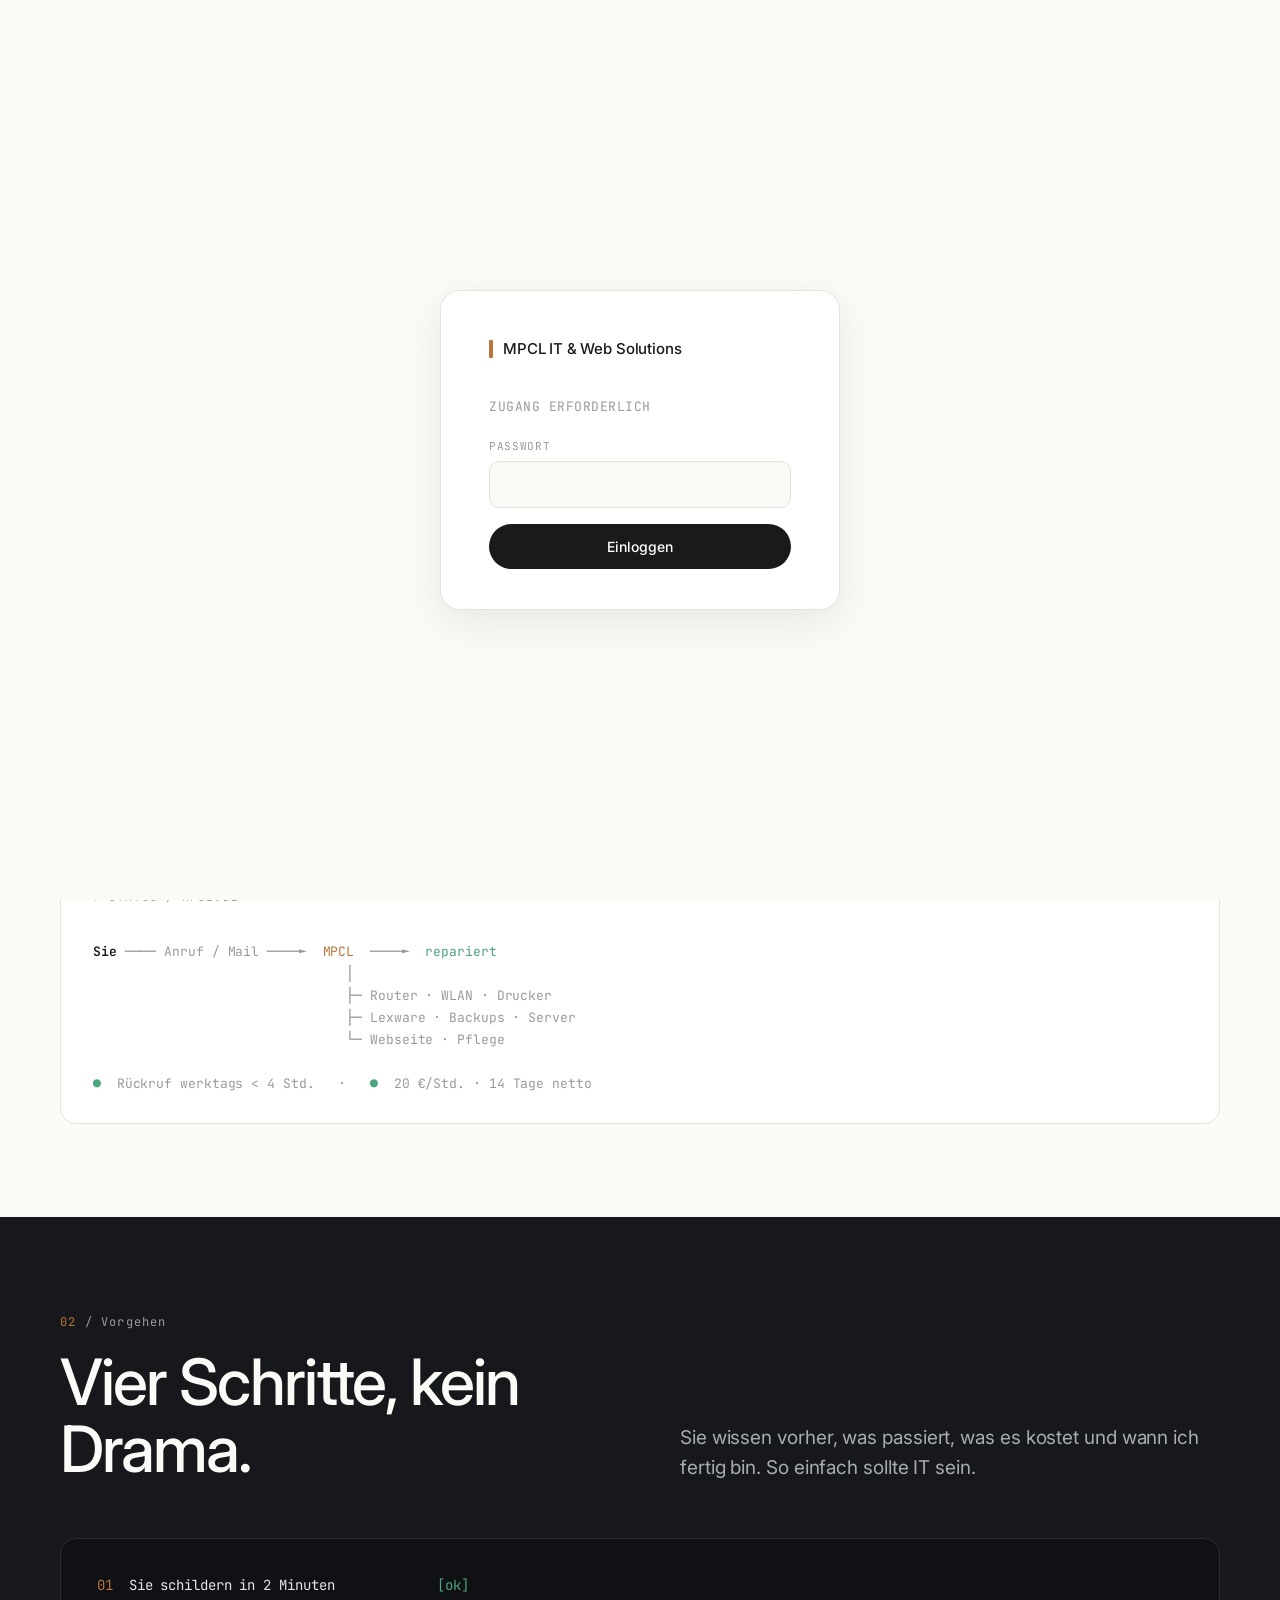
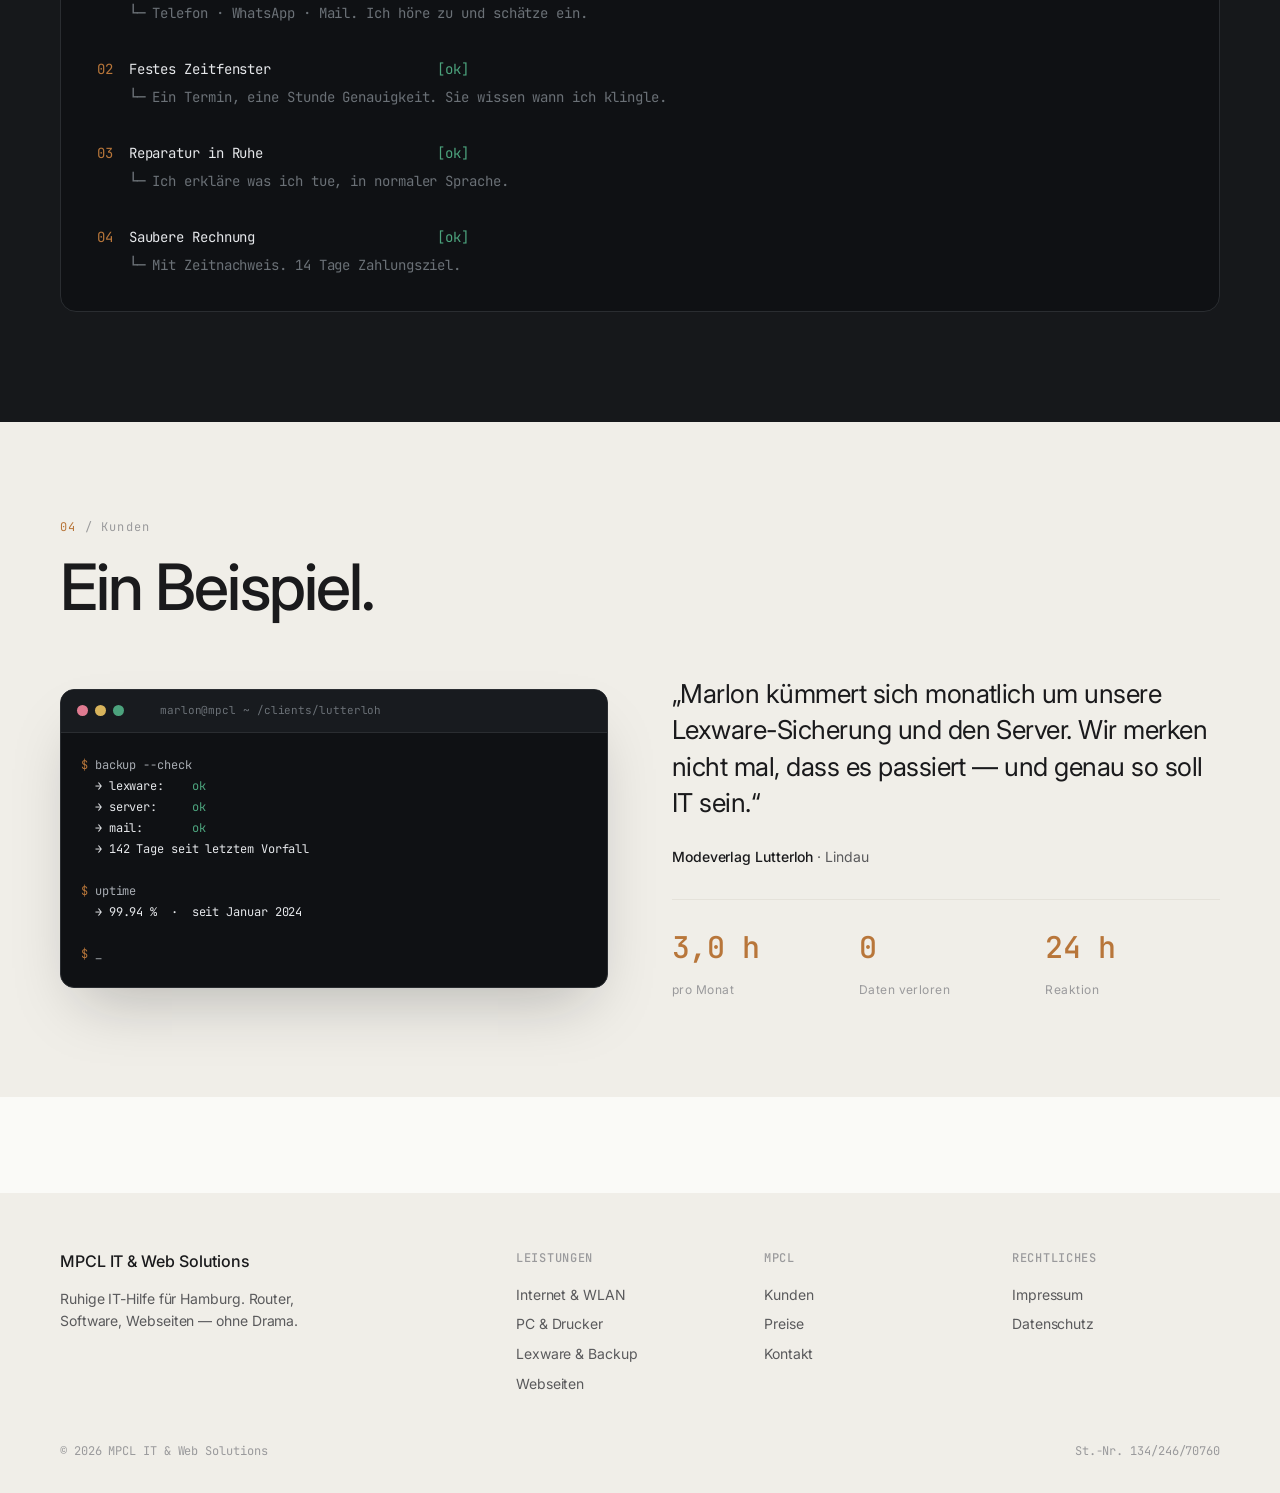
<file: index.html>
<!doctype html>
<html lang="de">
<head>
  <meta charset="utf-8">
  <meta name="viewport" content="width=device-width, initial-scale=1">
  <title>MPCL — IT &amp; Web Solutions · Hamburg</title>
  <meta name="description" content="Ruhige IT-Hilfe für Hamburg. Router, Drucker, Lexware, Webseiten — ohne Buzzwords, ohne Wartemusik.">

  <!-- Open Graph -->
  <meta property="og:title" content="MPCL — IT &amp; Web Solutions, Hamburg">
  <meta property="og:description" content="Ruhige IT-Hilfe für Hamburg. Router, Drucker, Lexware, Webseiten.">
  <meta property="og:type" content="website">
  <meta property="og:url" content="https://mpcl.agency/">
  <meta property="og:locale" content="de_DE">
  <meta property="og:locale:alternate" content="en_US">
  <meta name="twitter:card" content="summary">
  <meta name="twitter:title" content="MPCL — IT &amp; Web Solutions, Hamburg">
  <meta name="twitter:description" content="Ruhige IT-Hilfe für Hamburg. Router, Drucker, Lexware, Webseiten.">

  <meta name="theme-color" content="#FAFAF7">
  <link rel="canonical" href="https://mpcl.agency/">
  <link rel="icon" type="image/svg+xml" href="data:image/svg+xml,<svg xmlns='http://www.w3.org/2000/svg' viewBox='0 0 4 12'><rect width='4' height='12' rx='1' fill='%23B8763A'/></svg>">

  <link rel="preconnect" href="https://fonts.googleapis.com">
  <link rel="preconnect" href="https://fonts.gstatic.com" crossorigin>
  <link rel="stylesheet" href="https://fonts.googleapis.com/css2?family=Inter:wght@400;500;600;700&amp;family=JetBrains+Mono:wght@400;500;600&amp;family=Fraunces:opsz,wght@9..144,400;9..144,500;9..144,600&amp;display=swap">

  <link rel="stylesheet" href="shared.css">
  <link rel="stylesheet" href="world-hybrid.css">
</head>
<body>
<script src="gate.js"></script>

<div id="world-hybrid">

  <!-- ========== HEADER ========== -->
  <header class="hb-header">
    <div class="hb-header__inner">
      <a class="hb-brand" href="index.html">
        <div class="hb-brand__mark"></div>
        <img class="hb-brand__logo" src="assets/mpcl-logo.svg" alt="MPCL" width="32" height="18">
      </a>
      <nav class="hb-nav">
        <a href="leistungen.html" data-i18n="nav.services">Leistungen</a>
        <a href="#hb-process" data-i18n="nav.process">Vorgehen</a>
        <a href="preise.html" data-i18n="nav.pricing">Preise</a>
        <a href="#hb-case" data-i18n="nav.case">Kunden</a>
        <a href="kontakt.html" data-i18n="nav.contact">Kontakt</a>
      </nav>
      <div class="hb-header__right">
        <span class="hb-status">
          <span class="hb-status__dot"></span>
          <span data-i18n="status.available">verfügbar · Mi 09:30</span>
        </span>
        <div class="lang-toggle">
          <button data-lang="de" aria-current="true">DE</button>
          <span class="sep">/</span>
          <button data-lang="en">EN</button>
        </div>
        <a href="kontakt.html" class="hb-btn hb-btn--primary" style="padding:10px 18px; font-size:13px;" data-i18n="hero.cn.cta1">Termin</a>
      </div>
    </div>
  </header>

  <!-- ========== HERO ========== -->
  <section class="hb-hero">
    <div class="hb-prompt">
      <strong>marlon@mpcl</strong> ~ <span data-i18n="hero.cn.eyebrow">IT-Concierge · Hamburg</span>
    </div>
    <h1 data-i18n-html="hero.hb.title">
      IT-Hilfe für Menschen,<br>
      die <span class="accent">keine Lust</span><br>
      auf IT haben<span class="cursor"></span>
    </h1>
    <p class="hb-hero__lede" data-i18n-html="hero.cn.lede">
      Persönlicher IT-Service vor Ort.<br>
      Router, WLAN, Drucker, PCs und Technikprobleme — direkt bei Ihnen gelöst.<br><br>
      Zusätzlich entwickle ich moderne Webseiten für Selbstständige und kleine Unternehmen.
    </p>
    <div class="hb-hero__cta">
      <a href="kontakt.html" class="hb-btn hb-btn--primary" data-i18n="hero.cn.cta1">
        Termin anfragen <span class="key">↵</span>
      </a>
      <a href="leistungen.html" class="hb-btn hb-btn--ghost" data-i18n="hero.cn.cta2">Leistungen ansehen</a>
    </div>

    <pre class="hb-hero__diagram"><span class="label">› status / mpcl.de</span>
<span class="you">Sie</span> ──── Anruf / Mail ────►  <span class="warn">MPCL</span>  ────►  <span class="ok">repariert</span>
                                │
                                ├─ Router · WLAN · Drucker
                                ├─ Lexware · Backups · Server
                                └─ Webseite · Pflege

<span class="ok">●</span>  Rückruf werktags &lt; 4 Std.   ·   <span class="ok">●</span>  20 €/Std. · 14 Tage netto</pre>
  </section>

  <!-- ========== PROCESS (Terminal-Block auf dunkler Section) ========== -->
  <section class="hb-section hb-section--dark" id="hb-process">
    <div class="hb-section__inner">
      <div class="hb-section__head">
        <div>
          <div class="hb-section__num"><span class="ac">02</span> / <span data-i18n="process.cn.eyebrow">Vorgehen</span></div>
          <h2 data-i18n="process.cn.title">Vier Schritte, kein Drama.</h2>
        </div>
        <p class="hb-section__intro" data-i18n="process.cn.intro">
          Sie wissen vorher, was passiert, was es kostet und wann ich
          fertig bin. So einfach sollte IT sein.
        </p>
      </div>
      <pre class="hb-process"><span class="num">01</span>  <span class="step">Sie schildern in 2 Minuten</span>             <span class="ok">[ok]</span>
    <span class="desc">└─ Telefon · WhatsApp · Mail. Ich höre zu und schätze ein.</span>

<span class="num">02</span>  <span class="step">Festes Zeitfenster</span>                     <span class="ok">[ok]</span>
    <span class="desc">└─ Ein Termin, eine Stunde Genauigkeit. Sie wissen wann ich klingle.</span>

<span class="num">03</span>  <span class="step">Reparatur in Ruhe</span>                      <span class="ok">[ok]</span>
    <span class="desc">└─ Ich erkläre was ich tue, in normaler Sprache.</span>

<span class="num">04</span>  <span class="step">Saubere Rechnung</span>                       <span class="ok">[ok]</span>
    <span class="desc">└─ Mit Zeitnachweis. 14 Tage Zahlungsziel.</span></pre>
    </div>
  </section>

  <!-- ========== CASE ========== -->
  <section class="hb-section" id="hb-case" style="background: var(--hb-bg-soft); max-width:none; padding: 0;">
    <div style="max-width: 1240px; margin: 0 auto; padding: 96px 40px;">
      <div class="hb-section__head">
        <div>
          <div class="hb-section__num"><span class="ac">04</span> / <span data-i18n="case.cn.eyebrow">Kunden</span></div>
          <h2 data-i18n="case.cn.title">Ein Beispiel.</h2>
        </div>
      </div>
      <div class="hb-case">
        <div class="hb-case__terminal">
          <div class="hb-case__bar"><span>marlon@mpcl ~ /clients/lutterloh</span></div>
          <div class="hb-case__body"><span class="prompt">$</span> backup --check
<span class="out">  → lexware:    </span><span class="ok">ok</span>
<span class="out">  → server:     </span><span class="ok">ok</span>
<span class="out">  → mail:       </span><span class="ok">ok</span>
<span class="out">  → 142 Tage seit letztem Vorfall</span>

<span class="prompt">$</span> uptime
<span class="out">  → 99.94 %  ·  seit Januar 2024</span>

<span class="prompt">$</span> _</div>
        </div>
        <div>
          <p class="hb-case__quote" data-i18n="case.quote">„Marlon kümmert sich monatlich um unsere Lexware-Sicherung und den Server. Wir merken nicht mal, dass es passiert — und genau so soll IT sein."</p>
          <div class="hb-case__byline" data-i18n-html="case.cn.byline"><strong>Modeverlag Lutterloh</strong> · Lindau · seit 2024</div>
          <div class="hb-case__metrics">
            <div class="hb-case__metric"><strong>3,0 h</strong><span data-i18n="case.m1">pro Monat</span></div>
            <div class="hb-case__metric"><strong>0</strong><span data-i18n="case.m2">Daten verloren</span></div>
            <div class="hb-case__metric"><strong>24 h</strong><span data-i18n="case.m3">Reaktion</span></div>
          </div>
        </div>
      </div>
    </div>
  </section>

  <!-- ========== FOOTER ========== -->
  <footer class="hb-footer">
    <div class="hb-footer__inner">
      <div>
        <div class="hb-footer__brand">MPCL IT &amp; Web Solutions</div>
        <p class="hb-footer__sub" data-i18n="footer.tagline">
          Ruhige IT-Hilfe für Hamburg. Router, Software, Webseiten — ohne Drama.
        </p>
      </div>
      <div>
        <h5 data-i18n="footer.h.work">Leistungen</h5>
        <ul>
          <li><a href="leistungen.html" data-i18n="footer.work.1">Internet &amp; WLAN</a></li>
          <li><a href="leistungen.html" data-i18n="footer.work.2">PC &amp; Drucker</a></li>
          <li><a href="leistungen.html" data-i18n="footer.work.3">Lexware</a></li>
          <li><a href="leistungen.html" data-i18n="footer.work.4">Webseiten</a></li>
        </ul>
      </div>
      <div>
        <h5 data-i18n="footer.h.about">MPCL</h5>
        <ul>
          <li><a href="#hb-case" data-i18n="footer.about.2">Kunden</a></li>
          <li><a href="preise.html" data-i18n="footer.about.3">Preise</a></li>
          <li><a href="kontakt.html" data-i18n="footer.about.4">Kontakt</a></li>
        </ul>
      </div>
      <div>
        <h5 data-i18n="footer.h.legal">Rechtliches</h5>
        <ul>
          <li><a href="impressum.html" data-i18n="footer.legal.1">Impressum</a></li>
          <li><a href="datenschutz.html" data-i18n="footer.legal.2">Datenschutz</a></li>
        </ul>
      </div>
    </div>
    <div class="hb-footer__bottom">
      <span>© 2026 MPCL IT &amp; Web Solutions</span>
      <span>St.-Nr. 134/246/70760</span>
    </div>
  </footer>

</div>

<script src="i18n.js"></script>
<script src="app.js"></script>
<script type="application/ld+json">
{
  "@context": "https://schema.org",
  "@type": "LocalBusiness",
  "name": "MPCL IT & Web Solutions",
  "description": "Persönlicher IT-Service vor Ort in Hamburg. Router, WLAN, Drucker, PCs und professionelle Webseiten für Selbstständige und kleine Unternehmen.",
  "url": "https://mpcl.agency",
  "telephone": "+4917663693760",
  "email": "mail@mpcl.agency",
  "address": {
    "@type": "PostalAddress",
    "addressLocality": "Hamburg",
    "addressCountry": "DE"
  },
  "areaServed": {
    "@type": "City",
    "name": "Hamburg"
  },
  "priceRange": "€€",
  "openingHoursSpecification": {
    "@type": "OpeningHoursSpecification",
    "dayOfWeek": ["Monday","Tuesday","Wednesday","Thursday","Friday"],
    "opens": "09:00",
    "closes": "18:00"
  },
  "sameAs": []
}
</script>
</body>
</html>
</file>
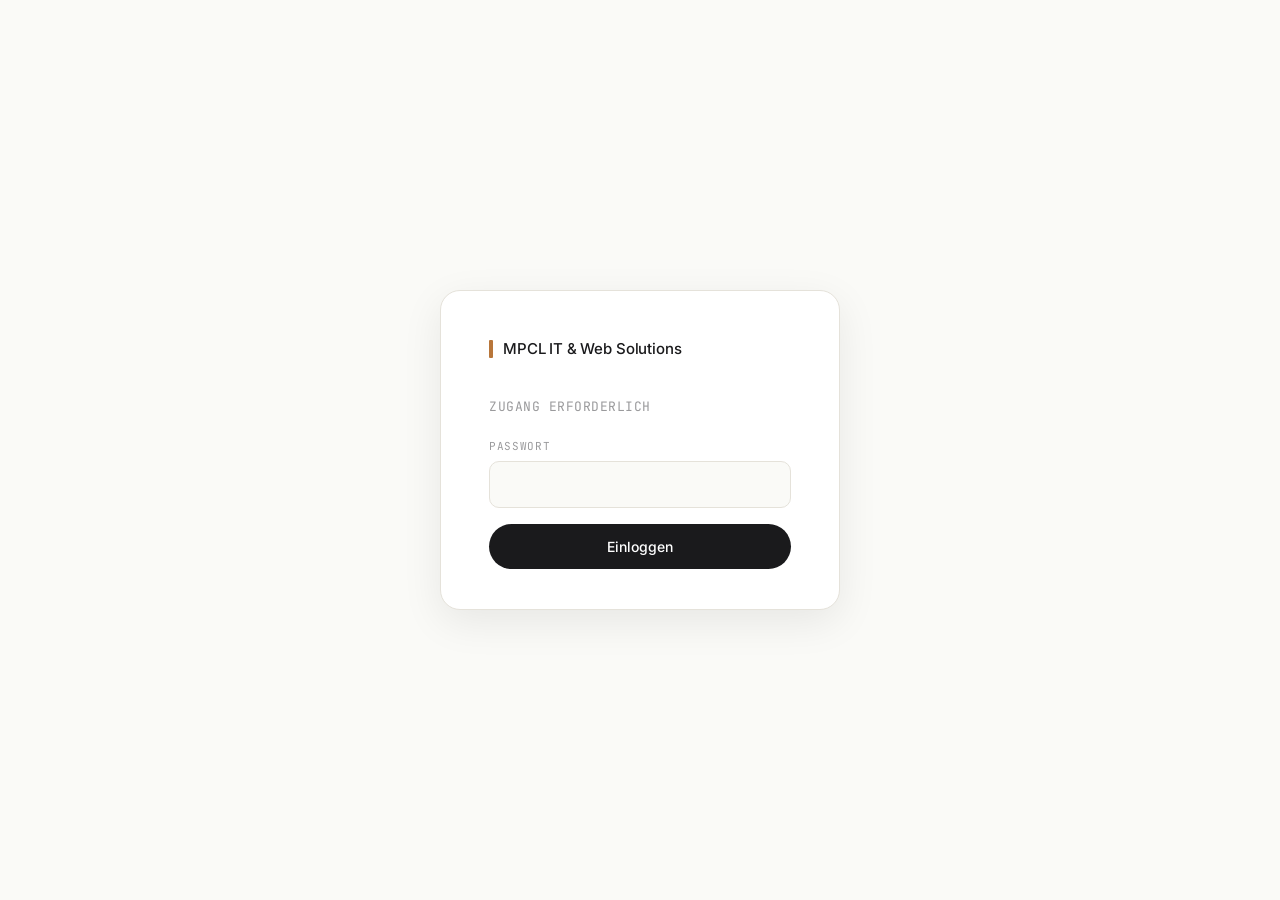
<file: datenschutz.html>
<!doctype html>
<html lang="de">
<head>
  <meta charset="utf-8">
  <meta name="viewport" content="width=device-width, initial-scale=1">
  <title>Datenschutz — MPCL IT &amp; Web Solutions</title>
  <meta name="description" content="Datenschutzerklärung von MPCL IT & Web Solutions, Hamburg.">
  <meta name="theme-color" content="#FAFAF7">
  <link rel="canonical" href="https://mpcl.agency/datenschutz">
  <link rel="icon" type="image/svg+xml" href="data:image/svg+xml,<svg xmlns='http://www.w3.org/2000/svg' viewBox='0 0 4 12'><rect width='4' height='12' rx='1' fill='%23B8763A'/></svg>">
  <link rel="preconnect" href="https://fonts.googleapis.com">
  <link rel="preconnect" href="https://fonts.gstatic.com" crossorigin>
  <link rel="stylesheet" href="https://fonts.googleapis.com/css2?family=Inter:wght@400;500;600;700&amp;family=JetBrains+Mono:wght@400;500;600&amp;family=Fraunces:opsz,wght@9..144,400;9..144,500;9..144,600&amp;display=swap">
  <link rel="stylesheet" href="shared.css">
  <link rel="stylesheet" href="world-hybrid.css">
</head>
<body>
<script src="gate.js"></script>

<div id="world-hybrid">

  <!-- ========== HEADER ========== -->
  <header class="hb-header">
    <div class="hb-header__inner">
      <a class="hb-brand" href="index.html">
        <div class="hb-brand__mark"></div>
        <img class="hb-brand__logo" src="assets/mpcl-logo.svg" alt="MPCL" width="32" height="18">
      </a>
      <nav class="hb-nav">
        <a href="leistungen.html" data-i18n="nav.services">Leistungen</a>
        <a href="index.html#hb-process" data-i18n="nav.process">Vorgehen</a>
        <a href="preise.html" data-i18n="nav.pricing">Preise</a>
        <a href="index.html#hb-case" data-i18n="nav.case">Kunden</a>
        <a href="kontakt.html" data-i18n="nav.contact">Kontakt</a>
      </nav>
      <div class="hb-header__right">
        <span class="hb-status">
          <span class="hb-status__dot"></span>
          <span data-i18n="status.available">verfügbar · Mi 09:30</span>
        </span>
        <div class="lang-toggle">
          <button data-lang="de" aria-current="true">DE</button>
          <span class="sep">/</span>
          <button data-lang="en">EN</button>
        </div>
        <a href="kontakt.html" class="hb-btn hb-btn--primary" style="padding:10px 18px; font-size:13px;" data-i18n="hero.cn.cta1">Termin</a>
      </div>
    </div>
  </header>

  <!-- ========== CONTENT ========== -->
  <section class="hb-section" style="padding-top: 140px; max-width: 740px;">
    <h1 style="font-size: 36px; font-weight: 500; letter-spacing: -0.02em; margin: 0 0 40px;">Datenschutzerklärung</h1>
    <div style="font-size: 15px; line-height: 1.7; color: var(--hb-text-2);">
      <p>Inhalt folgt — Marlon liefert die Datenschutzerklärung.</p>
    </div>
  </section>

  <!-- ========== FOOTER ========== -->
  <footer class="hb-footer">
    <div class="hb-footer__inner">
      <div>
        <div class="hb-footer__brand">MPCL IT &amp; Web Solutions</div>
        <p class="hb-footer__sub" data-i18n="footer.tagline">
          Ruhige IT-Hilfe für Hamburg. Router, Software, Webseiten — ohne Drama.
        </p>
      </div>
      <div>
        <h5 data-i18n="footer.h.work">Leistungen</h5>
        <ul>
          <li><a href="leistungen.html" data-i18n="footer.work.1">Internet &amp; WLAN</a></li>
          <li><a href="leistungen.html" data-i18n="footer.work.2">PC &amp; Drucker</a></li>
          <li><a href="leistungen.html" data-i18n="footer.work.3">Lexware</a></li>
          <li><a href="leistungen.html" data-i18n="footer.work.4">Webseiten</a></li>
        </ul>
      </div>
      <div>
        <h5 data-i18n="footer.h.about">MPCL</h5>
        <ul>
          <li><a href="index.html#hb-case" data-i18n="footer.about.2">Kunden</a></li>
          <li><a href="preise.html" data-i18n="footer.about.3">Preise</a></li>
          <li><a href="kontakt.html" data-i18n="footer.about.4">Kontakt</a></li>
        </ul>
      </div>
      <div>
        <h5 data-i18n="footer.h.legal">Rechtliches</h5>
        <ul>
          <li><a href="impressum.html" data-i18n="footer.legal.1">Impressum</a></li>
          <li><a href="datenschutz.html" data-i18n="footer.legal.2">Datenschutz</a></li>
        </ul>
      </div>
    </div>
    <div class="hb-footer__bottom">
      <span>&copy; 2026 MPCL IT &amp; Web Solutions</span>
      <span>St.-Nr. 134/246/70760</span>
    </div>
  </footer>

</div>

<script src="i18n.js"></script>
<script src="app.js"></script>
</body>
</html>
</file>
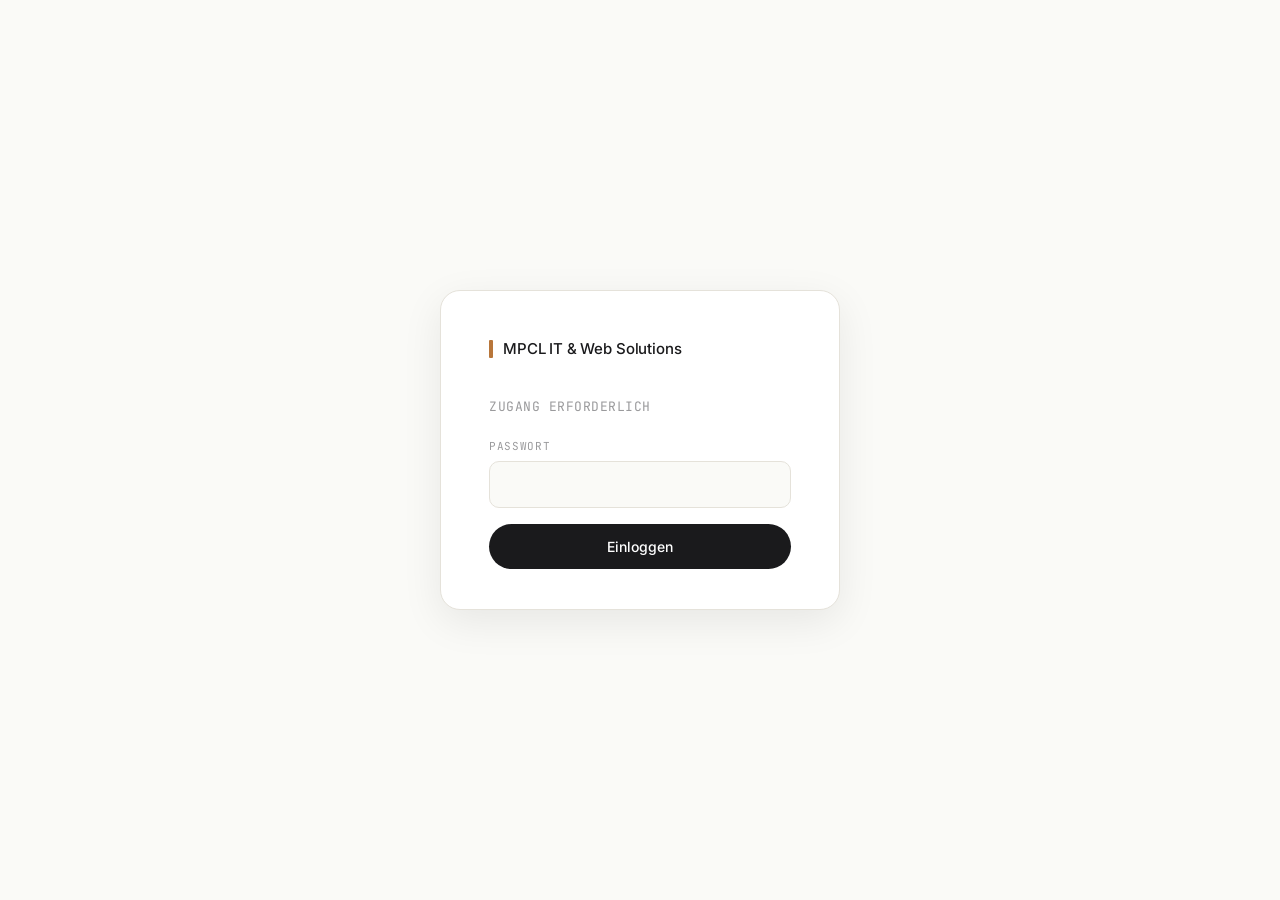
<file: impressum.html>
<!doctype html>
<html lang="de">
<head>
  <meta charset="utf-8">
  <meta name="viewport" content="width=device-width, initial-scale=1">
  <title>Impressum — MPCL IT &amp; Web Solutions</title>
  <meta name="description" content="Impressum von MPCL IT & Web Solutions, Hamburg.">
  <meta name="theme-color" content="#FAFAF7">
  <link rel="canonical" href="https://mpcl.agency/impressum">
  <link rel="icon" type="image/svg+xml" href="data:image/svg+xml,<svg xmlns='http://www.w3.org/2000/svg' viewBox='0 0 4 12'><rect width='4' height='12' rx='1' fill='%23B8763A'/></svg>">
  <link rel="preconnect" href="https://fonts.googleapis.com">
  <link rel="preconnect" href="https://fonts.gstatic.com" crossorigin>
  <link rel="stylesheet" href="https://fonts.googleapis.com/css2?family=Inter:wght@400;500;600;700&amp;family=JetBrains+Mono:wght@400;500;600&amp;family=Fraunces:opsz,wght@9..144,400;9..144,500;9..144,600&amp;display=swap">
  <link rel="stylesheet" href="shared.css">
  <link rel="stylesheet" href="world-hybrid.css">
</head>
<body>
<script src="gate.js"></script>

<div id="world-hybrid">

  <!-- ========== HEADER ========== -->
  <header class="hb-header">
    <div class="hb-header__inner">
      <a class="hb-brand" href="index.html">
        <div class="hb-brand__mark"></div>
        <img class="hb-brand__logo" src="assets/mpcl-logo.svg" alt="MPCL" width="32" height="18">
      </a>
      <nav class="hb-nav">
        <a href="leistungen.html" data-i18n="nav.services">Leistungen</a>
        <a href="index.html#hb-process" data-i18n="nav.process">Vorgehen</a>
        <a href="preise.html" data-i18n="nav.pricing">Preise</a>
        <a href="index.html#hb-case" data-i18n="nav.case">Kunden</a>
        <a href="kontakt.html" data-i18n="nav.contact">Kontakt</a>
      </nav>
      <div class="hb-header__right">
        <span class="hb-status">
          <span class="hb-status__dot"></span>
          <span data-i18n="status.available">verfügbar · Mi 09:30</span>
        </span>
        <div class="lang-toggle">
          <button data-lang="de" aria-current="true">DE</button>
          <span class="sep">/</span>
          <button data-lang="en">EN</button>
        </div>
        <a href="kontakt.html" class="hb-btn hb-btn--primary" style="padding:10px 18px; font-size:13px;" data-i18n="hero.cn.cta1">Termin</a>
      </div>
    </div>
  </header>

  <!-- ========== CONTENT ========== -->
  <section class="hb-section" style="padding-top: 140px; max-width: 740px;">
    <h1 style="font-size: 36px; font-weight: 500; letter-spacing: -0.02em; margin: 0 0 40px;">Impressum</h1>
    <div style="font-size: 15px; line-height: 1.7; color: var(--hb-text-2);">
      <p>Inhalt folgt — Marlon liefert den rechtsverbindlichen Impressum-Text.</p>
    </div>
  </section>

  <!-- ========== FOOTER ========== -->
  <footer class="hb-footer">
    <div class="hb-footer__inner">
      <div>
        <div class="hb-footer__brand">MPCL IT &amp; Web Solutions</div>
        <p class="hb-footer__sub" data-i18n="footer.tagline">
          Ruhige IT-Hilfe für Hamburg. Router, Software, Webseiten — ohne Drama.
        </p>
      </div>
      <div>
        <h5 data-i18n="footer.h.work">Leistungen</h5>
        <ul>
          <li><a href="leistungen.html" data-i18n="footer.work.1">Internet &amp; WLAN</a></li>
          <li><a href="leistungen.html" data-i18n="footer.work.2">PC &amp; Drucker</a></li>
          <li><a href="leistungen.html" data-i18n="footer.work.3">Lexware</a></li>
          <li><a href="leistungen.html" data-i18n="footer.work.4">Webseiten</a></li>
        </ul>
      </div>
      <div>
        <h5 data-i18n="footer.h.about">MPCL</h5>
        <ul>
          <li><a href="index.html#hb-case" data-i18n="footer.about.2">Kunden</a></li>
          <li><a href="preise.html" data-i18n="footer.about.3">Preise</a></li>
          <li><a href="kontakt.html" data-i18n="footer.about.4">Kontakt</a></li>
        </ul>
      </div>
      <div>
        <h5 data-i18n="footer.h.legal">Rechtliches</h5>
        <ul>
          <li><a href="impressum.html" data-i18n="footer.legal.1">Impressum</a></li>
          <li><a href="datenschutz.html" data-i18n="footer.legal.2">Datenschutz</a></li>
        </ul>
      </div>
    </div>
    <div class="hb-footer__bottom">
      <span>&copy; 2026 MPCL IT &amp; Web Solutions</span>
      <span>St.-Nr. 134/246/70760</span>
    </div>
  </footer>

</div>

<script src="i18n.js"></script>
<script src="app.js"></script>
</body>
</html>
</file>
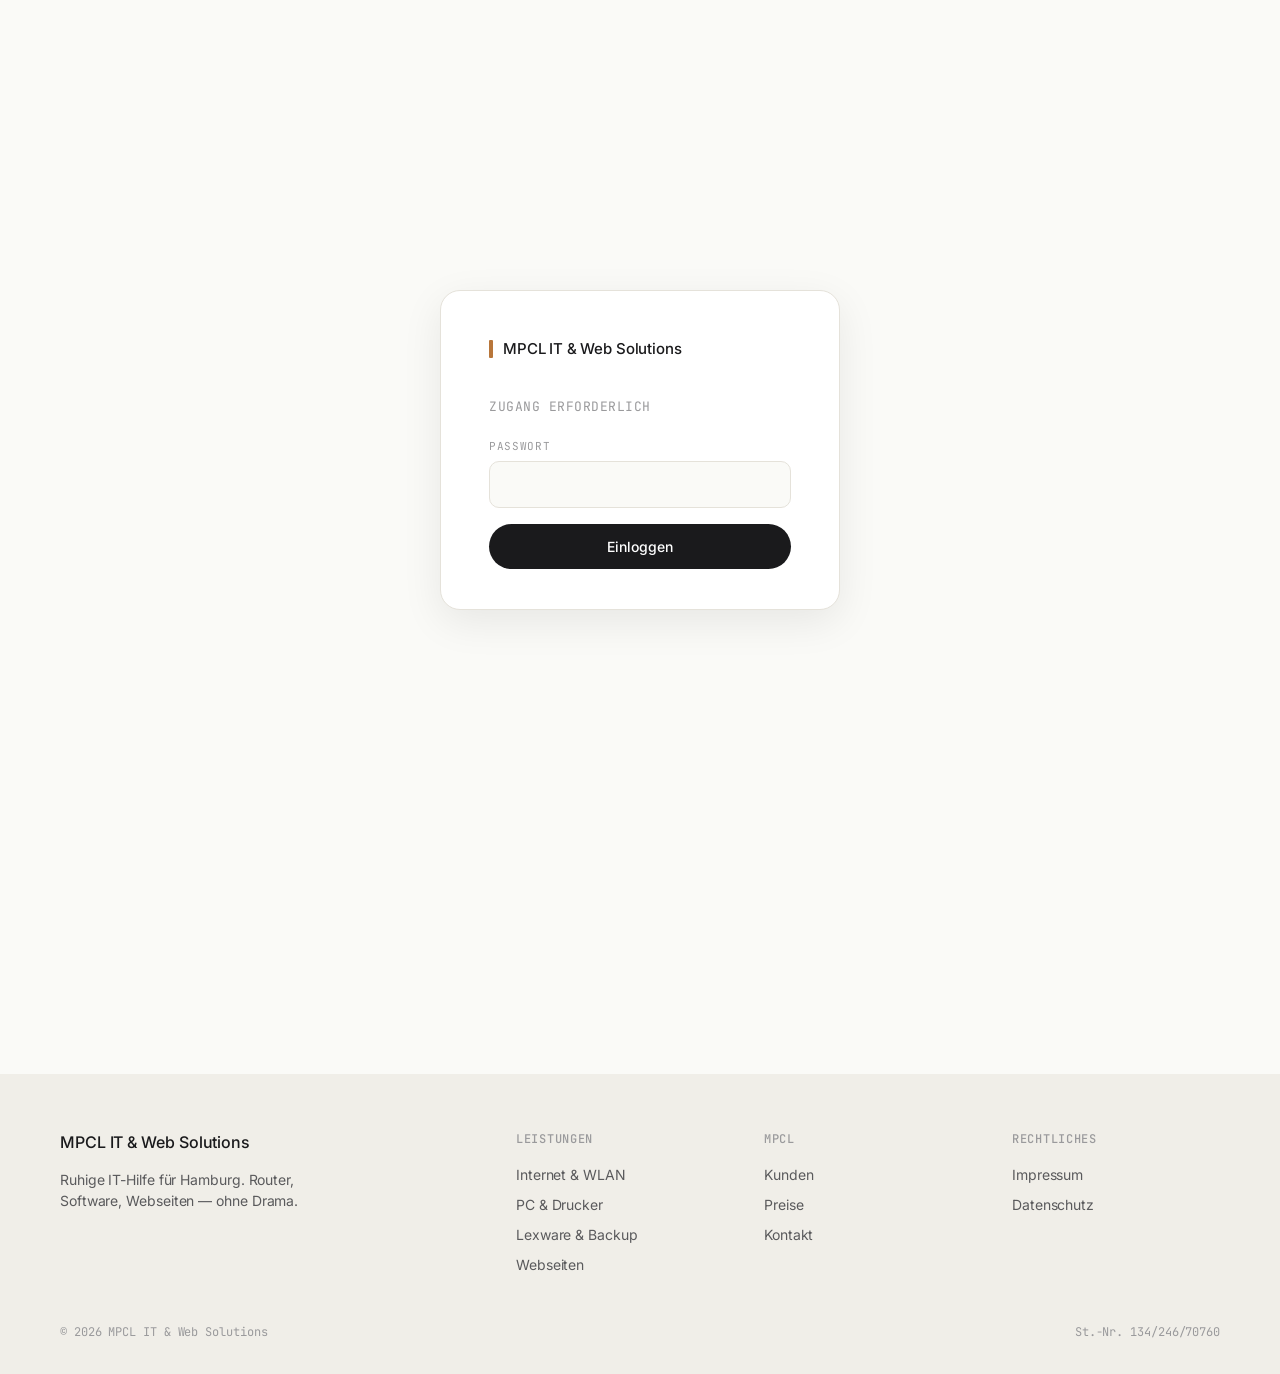
<file: kontakt.html>
<!doctype html>
<html lang="de">
<head>
  <meta charset="utf-8">
  <meta name="viewport" content="width=device-width, initial-scale=1">
  <title>Kontakt — MPCL IT &amp; Web Solutions</title>
  <meta name="description" content="Kontakt aufnehmen mit MPCL IT & Web Solutions in Hamburg. Telefon, E-Mail oder Kontaktformular.">
  <meta name="theme-color" content="#FAFAF7">
  <link rel="canonical" href="https://mpcl.agency/kontakt">
  <link rel="icon" type="image/svg+xml" href="data:image/svg+xml,<svg xmlns='http://www.w3.org/2020/svg' viewBox='0 0 4 12'><rect width='4' height='12' rx='1' fill='%23B8763A'/></svg>">
  <link rel="preconnect" href="https://fonts.googleapis.com">
  <link rel="preconnect" href="https://fonts.gstatic.com" crossorigin>
  <link rel="stylesheet" href="https://fonts.googleapis.com/css2?family=Inter:wght@400;500;600;700&amp;family=JetBrains+Mono:wght@400;500;600&amp;family=Fraunces:opsz,wght@9..144,400;9..144,500;9..144,600&amp;display=swap">
  <link rel="stylesheet" href="shared.css">
  <link rel="stylesheet" href="world-hybrid.css">
</head>
<body>
<script src="gate.js"></script>

<div id="world-hybrid">

  <!-- ========== HEADER ========== -->
  <header class="hb-header">
    <div class="hb-header__inner">
      <a class="hb-brand" href="index.html">
        <div class="hb-brand__mark"></div>
        <img class="hb-brand__logo" src="assets/mpcl-logo.svg" alt="MPCL" width="32" height="18">
      </a>
      <nav class="hb-nav">
        <a href="leistungen.html" data-i18n="nav.services">Leistungen</a>
        <a href="index.html#hb-process" data-i18n="nav.process">Vorgehen</a>
        <a href="preise.html" data-i18n="nav.pricing">Preise</a>
        <a href="index.html#hb-case" data-i18n="nav.case">Kunden</a>
        <a href="kontakt.html" data-i18n="nav.contact">Kontakt</a>
      </nav>
      <div class="hb-header__right">
        <span class="hb-status">
          <span class="hb-status__dot"></span>
          <span data-i18n="status.available">verfügbar · Mi 09:30</span>
        </span>
        <div class="lang-toggle">
          <button data-lang="de" aria-current="true">DE</button>
          <span class="sep">/</span>
          <button data-lang="en">EN</button>
        </div>
        <a href="kontakt.html" class="hb-btn hb-btn--primary" style="padding:10px 18px; font-size:13px;" data-i18n="hero.cn.cta1">Termin</a>
      </div>
    </div>
  </header>

  <!-- ========== CONTACT ========== -->
  <section class="hb-section" id="hb-contact" style="padding-top: 140px;">
    <div class="hb-contact">
      <div>
        <h2 data-i18n="contact.cn.title">Schreiben Sie mir.</h2>
        <p data-i18n="contact.cn.intro">
          Telefon ist am schnellsten, E-Mail am gründlichsten. Werktags
          rufe ich innerhalb von 4 Stunden zurück.
        </p>
        <div class="hb-contact__details">
<span class="label">name:</span>    Marlon Pascal Colin Lutterloh
<span class="label">firma:</span>   MPCL IT &amp; Web Solutions
<span class="label">ort:</span>     Hamburg
<span class="label">tel:</span>     <a href="tel:+4917663693760">0176 63 69 37 60</a>
<span class="label">mail:</span>    <a href="mailto:mail@mpcl.agency">mail@mpcl.agency</a>
<span class="label">stnr:</span>    134/246/70760</div>
      </div>
      <form class="hb-form" id="contactForm">
        <input type="text" name="_honey" style="display:none" tabindex="-1" autocomplete="off">
        <input type="hidden" name="_subject" value="Neue Anfrage über mpcl.agency">
        <input type="hidden" name="_captcha" value="false">
        <input type="hidden" name="_template" value="table">
        <div class="hb-field">
          <label for="name" data-i18n="form.name">Ihr Name</label>
          <input type="text" id="name" name="name" required autocomplete="name">
        </div>
        <div class="hb-field">
          <label for="contact" data-i18n="form.contact">Telefon oder E-Mail</label>
          <input type="text" id="contact" name="contact" required autocomplete="email">
        </div>
        <div class="hb-field">
          <label for="subject" data-i18n="form.subject">Worum geht's?</label>
          <select id="subject" name="subject">
            <option data-i18n="form.subj.1">Internet / WLAN</option>
            <option data-i18n="form.subj.2">PC / Mac / Drucker</option>
            <option data-i18n="form.subj.3">Lexware / Backup</option>
            <option data-i18n="form.subj.4">Webseite</option>
            <option data-i18n="form.subj.5">Etwas anderes</option>
          </select>
        </div>
        <div class="hb-field">
          <label for="message" data-i18n="form.problem">Kurze Beschreibung</label>
          <textarea id="message" name="message" data-i18n-placeholder="form.problemPh" placeholder="Z. B. „WLAN funktioniert nur in einem Zimmer"."></textarea>
        </div>
        <button type="submit" class="hb-btn hb-btn--primary">
          <span data-i18n="form.send">Nachricht senden</span>
          <span class="key">↵</span>
        </button>
        <p class="hb-form__status" id="formStatus" hidden></p>
      </form>
    </div>
  </section>

  <!-- ========== FOOTER ========== -->
  <footer class="hb-footer">
    <div class="hb-footer__inner">
      <div>
        <div class="hb-footer__brand">MPCL IT &amp; Web Solutions</div>
        <p class="hb-footer__sub" data-i18n="footer.tagline">
          Ruhige IT-Hilfe für Hamburg. Router, Software, Webseiten — ohne Drama.
        </p>
      </div>
      <div>
        <h5 data-i18n="footer.h.work">Leistungen</h5>
        <ul>
          <li><a href="leistungen.html" data-i18n="footer.work.1">Internet &amp; WLAN</a></li>
          <li><a href="leistungen.html" data-i18n="footer.work.2">PC &amp; Drucker</a></li>
          <li><a href="leistungen.html" data-i18n="footer.work.3">Lexware</a></li>
          <li><a href="leistungen.html" data-i18n="footer.work.4">Webseiten</a></li>
        </ul>
      </div>
      <div>
        <h5 data-i18n="footer.h.about">MPCL</h5>
        <ul>
          <li><a href="index.html#hb-case" data-i18n="footer.about.2">Kunden</a></li>
          <li><a href="preise.html" data-i18n="footer.about.3">Preise</a></li>
          <li><a href="kontakt.html" data-i18n="footer.about.4">Kontakt</a></li>
        </ul>
      </div>
      <div>
        <h5 data-i18n="footer.h.legal">Rechtliches</h5>
        <ul>
          <li><a href="impressum.html" data-i18n="footer.legal.1">Impressum</a></li>
          <li><a href="datenschutz.html" data-i18n="footer.legal.2">Datenschutz</a></li>
        </ul>
      </div>
    </div>
    <div class="hb-footer__bottom">
      <span>&copy; 2026 MPCL IT &amp; Web Solutions</span>
      <span>St.-Nr. 134/246/70760</span>
    </div>
  </footer>

</div>

<script src="i18n.js"></script>
<script src="app.js"></script>
</body>
</html>
</file>
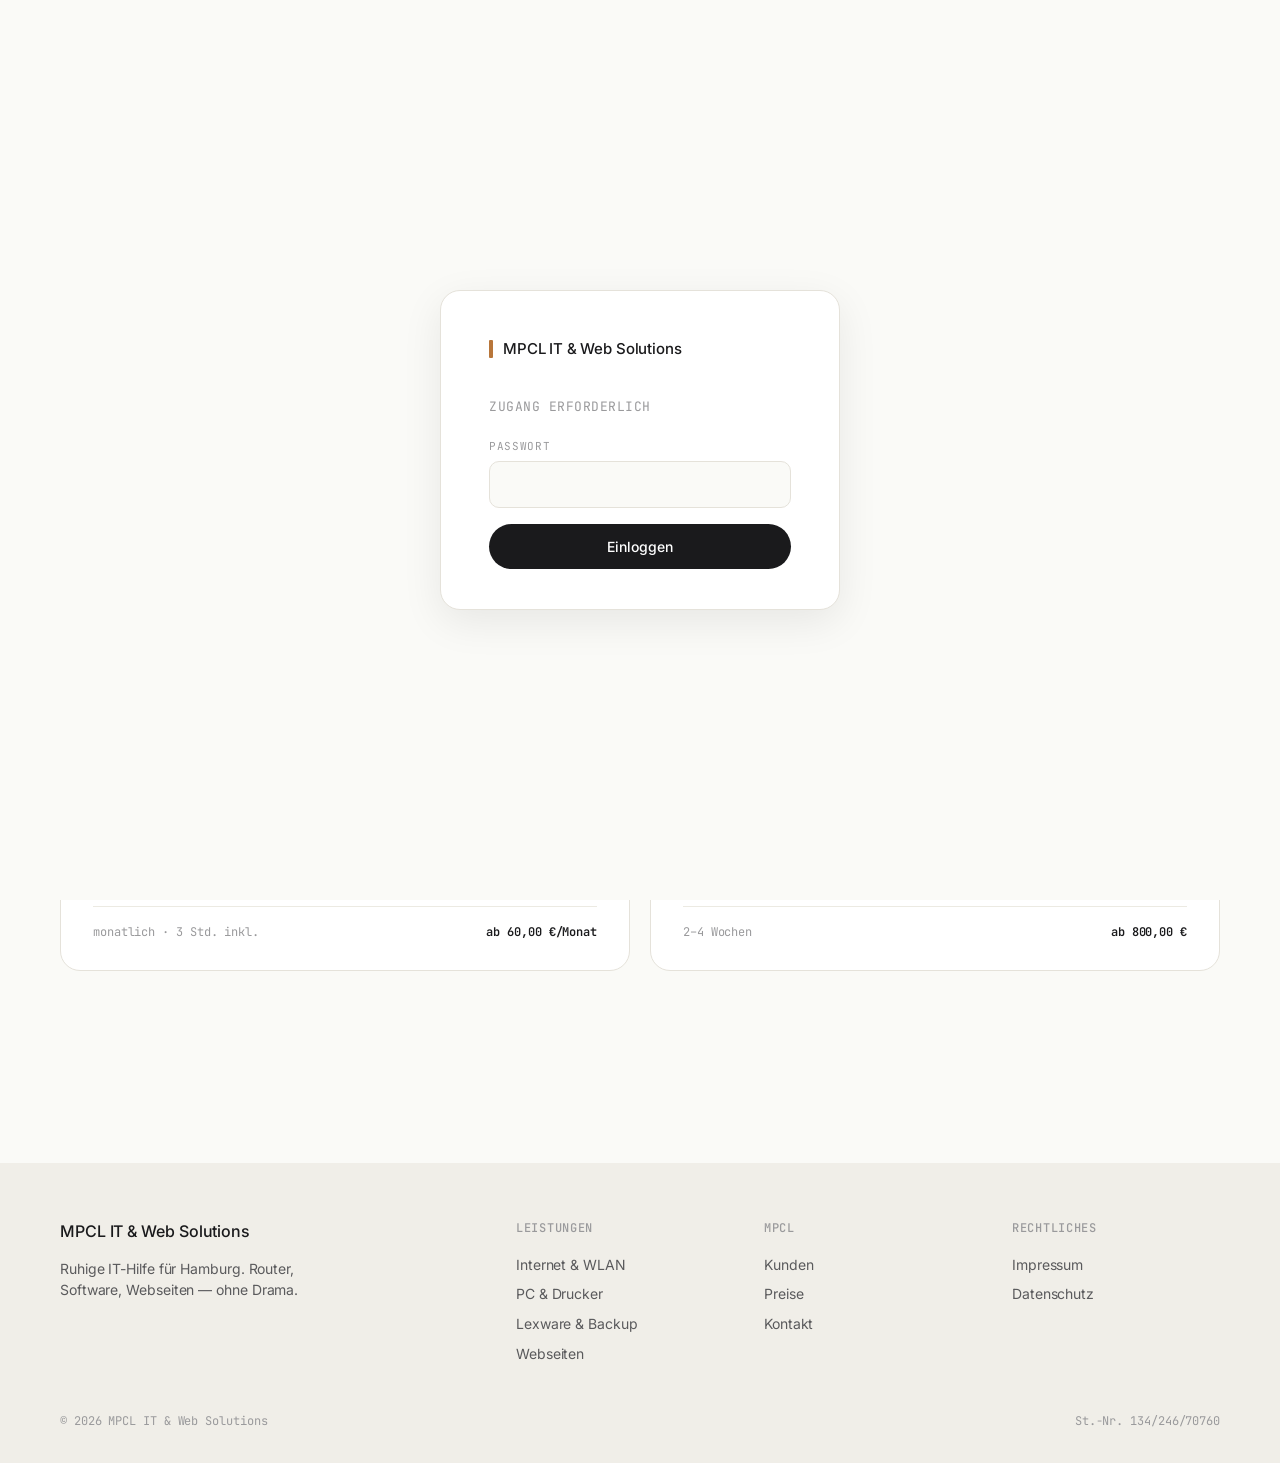
<file: leistungen.html>
<!doctype html>
<html lang="de">
<head>
  <meta charset="utf-8">
  <meta name="viewport" content="width=device-width, initial-scale=1">
  <title>Leistungen — MPCL IT &amp; Web Solutions</title>
  <meta name="description" content="IT-Service vor Ort in Hamburg. Router, WLAN, Drucker, PC-Einrichtung und professionelle Webseiten.">
  <meta name="theme-color" content="#FAFAF7">
  <link rel="canonical" href="https://mpcl.agency/leistungen">
  <link rel="icon" type="image/svg+xml" href="data:image/svg+xml,<svg xmlns='http://www.w3.org/2000/svg' viewBox='0 0 4 12'><rect width='4' height='12' rx='1' fill='%23B8763A'/></svg>">
  <link rel="preconnect" href="https://fonts.googleapis.com">
  <link rel="preconnect" href="https://fonts.gstatic.com" crossorigin>
  <link rel="stylesheet" href="https://fonts.googleapis.com/css2?family=Inter:wght@400;500;600;700&amp;family=JetBrains+Mono:wght@400;500;600&amp;family=Fraunces:opsz,wght@9..144,400;9..144,500;9..144,600&amp;display=swap">
  <link rel="stylesheet" href="shared.css">
  <link rel="stylesheet" href="world-hybrid.css">
</head>
<body>
<script src="gate.js"></script>

<div id="world-hybrid">

  <!-- ========== HEADER ========== -->
  <header class="hb-header">
    <div class="hb-header__inner">
      <a class="hb-brand" href="index.html">
        <div class="hb-brand__mark"></div>
        <img class="hb-brand__logo" src="assets/mpcl-logo.svg" alt="MPCL" width="32" height="18">
      </a>
      <nav class="hb-nav">
        <a href="leistungen.html" data-i18n="nav.services">Leistungen</a>
        <a href="index.html#hb-process" data-i18n="nav.process">Vorgehen</a>
        <a href="preise.html" data-i18n="nav.pricing">Preise</a>
        <a href="index.html#hb-case" data-i18n="nav.case">Kunden</a>
        <a href="kontakt.html" data-i18n="nav.contact">Kontakt</a>
      </nav>
      <div class="hb-header__right">
        <span class="hb-status">
          <span class="hb-status__dot"></span>
          <span data-i18n="status.available">verfügbar · Mi 09:30</span>
        </span>
        <div class="lang-toggle">
          <button data-lang="de" aria-current="true">DE</button>
          <span class="sep">/</span>
          <button data-lang="en">EN</button>
        </div>
        <a href="kontakt.html" class="hb-btn hb-btn--primary" style="padding:10px 18px; font-size:13px;" data-i18n="hero.cn.cta1">Termin</a>
      </div>
    </div>
  </header>

  <!-- ========== SERVICES ========== -->
  <section class="hb-section" id="hb-services" style="padding-top: 140px;">
    <div class="hb-section__head">
      <div>
        <div class="hb-section__num"><span class="ac">01</span> / <span data-i18n="services.cn.eyebrow">Leistungen</span></div>
        <h2 data-i18n="services.cn.title">Vier Dinge, die ich richtig gut kann.</h2>
      </div>
      <p class="hb-section__intro" data-i18n="services.cn.intro">
        Ich bin Einzelunternehmer und nehme nur Aufträge an, die ich
        selbst zu Ende führen kann. Das hält die Qualität hoch und die
        Wartezeiten kurz.
      </p>
    </div>
    <div class="hb-services">
      <article class="hb-service">
        <div class="hb-service__cmd">router.fix --wlan --mesh</div>
        <h3 data-i18n="services.s1.title">Router-Einrichtung &amp; Heim-WLAN</h3>
        <p data-i18n="services.s1.body">FRITZ!Box, Speedport, Mesh-Setup. Wenn das Internet ausfällt oder das WLAN im Schlafzimmer nicht ankommt — ich komme, schaue, repariere.</p>
        <div class="hb-service__foot">
          <span data-i18n="services.s1.dur">~ 1.5 Std. vor Ort</span>
          <span class="hb-service__price">ab 40,00 €</span>
        </div>
      </article>
      <article class="hb-service">
        <div class="hb-service__cmd">device.setup --pc --mac --print</div>
        <h3 data-i18n="services.s2.title">PC, Mac &amp; Drucker einrichten</h3>
        <p data-i18n="services.s2.body">Neuer Rechner, alter Rechner, Daten umziehen, Drucker einrichten, Mail-Konten konfigurieren. Ich nehme Ihnen das ganze Setup ab.</p>
        <div class="hb-service__foot">
          <span data-i18n="services.s2.dur">~ 2–4 Std. vor Ort</span>
          <span class="hb-service__price">ab 20,00 €/Std.</span>
        </div>
      </article>
      <article class="hb-service">
        <div class="hb-service__cmd">biz.maintain --lexware --backup</div>
        <h3 data-i18n="services.s3.title">Lexware, Backups, Server-Check</h3>
        <p data-i18n="services.s3.body">Für Selbstständige und kleine Betriebe. Lexware-Wartung, monatliche Sicherung, Server-Check. Eine feste Adresse statt zehn Hotlines.</p>
        <div class="hb-service__foot">
          <span data-i18n="services.s3.dur">monatlich · 3 Std. inkl.</span>
          <span class="hb-service__price">ab 60,00 €/Monat</span>
        </div>
      </article>
      <article class="hb-service">
        <div class="hb-service__cmd">web.build --quiet --fast</div>
        <h3 data-i18n="services.s4.title">Kleine Webseiten &amp; Pflege</h3>
        <p data-i18n="services.s4.body">Eine ruhige, schnelle Webseite für Ihr Geschäft. Ich baue, ich pflege, ich erkläre wie Sie sie selbst aktualisieren können.</p>
        <div class="hb-service__foot">
          <span data-i18n="services.s4.dur">2–4 Wochen</span>
          <span class="hb-service__price">ab 800,00 €</span>
        </div>
      </article>
    </div>
  </section>

  <!-- ========== FOOTER ========== -->
  <footer class="hb-footer">
    <div class="hb-footer__inner">
      <div>
        <div class="hb-footer__brand">MPCL IT &amp; Web Solutions</div>
        <p class="hb-footer__sub" data-i18n="footer.tagline">
          Ruhige IT-Hilfe für Hamburg. Router, Software, Webseiten — ohne Drama.
        </p>
      </div>
      <div>
        <h5 data-i18n="footer.h.work">Leistungen</h5>
        <ul>
          <li><a href="leistungen.html" data-i18n="footer.work.1">Internet &amp; WLAN</a></li>
          <li><a href="leistungen.html" data-i18n="footer.work.2">PC &amp; Drucker</a></li>
          <li><a href="leistungen.html" data-i18n="footer.work.3">Lexware</a></li>
          <li><a href="leistungen.html" data-i18n="footer.work.4">Webseiten</a></li>
        </ul>
      </div>
      <div>
        <h5 data-i18n="footer.h.about">MPCL</h5>
        <ul>
          <li><a href="index.html#hb-case" data-i18n="footer.about.2">Kunden</a></li>
          <li><a href="preise.html" data-i18n="footer.about.3">Preise</a></li>
          <li><a href="kontakt.html" data-i18n="footer.about.4">Kontakt</a></li>
        </ul>
      </div>
      <div>
        <h5 data-i18n="footer.h.legal">Rechtliches</h5>
        <ul>
          <li><a href="impressum.html" data-i18n="footer.legal.1">Impressum</a></li>
          <li><a href="datenschutz.html" data-i18n="footer.legal.2">Datenschutz</a></li>
        </ul>
      </div>
    </div>
    <div class="hb-footer__bottom">
      <span>&copy; 2026 MPCL IT &amp; Web Solutions</span>
      <span>St.-Nr. 134/246/70760</span>
    </div>
  </footer>

</div>

<script src="i18n.js"></script>
<script src="app.js"></script>
</body>
</html>
</file>
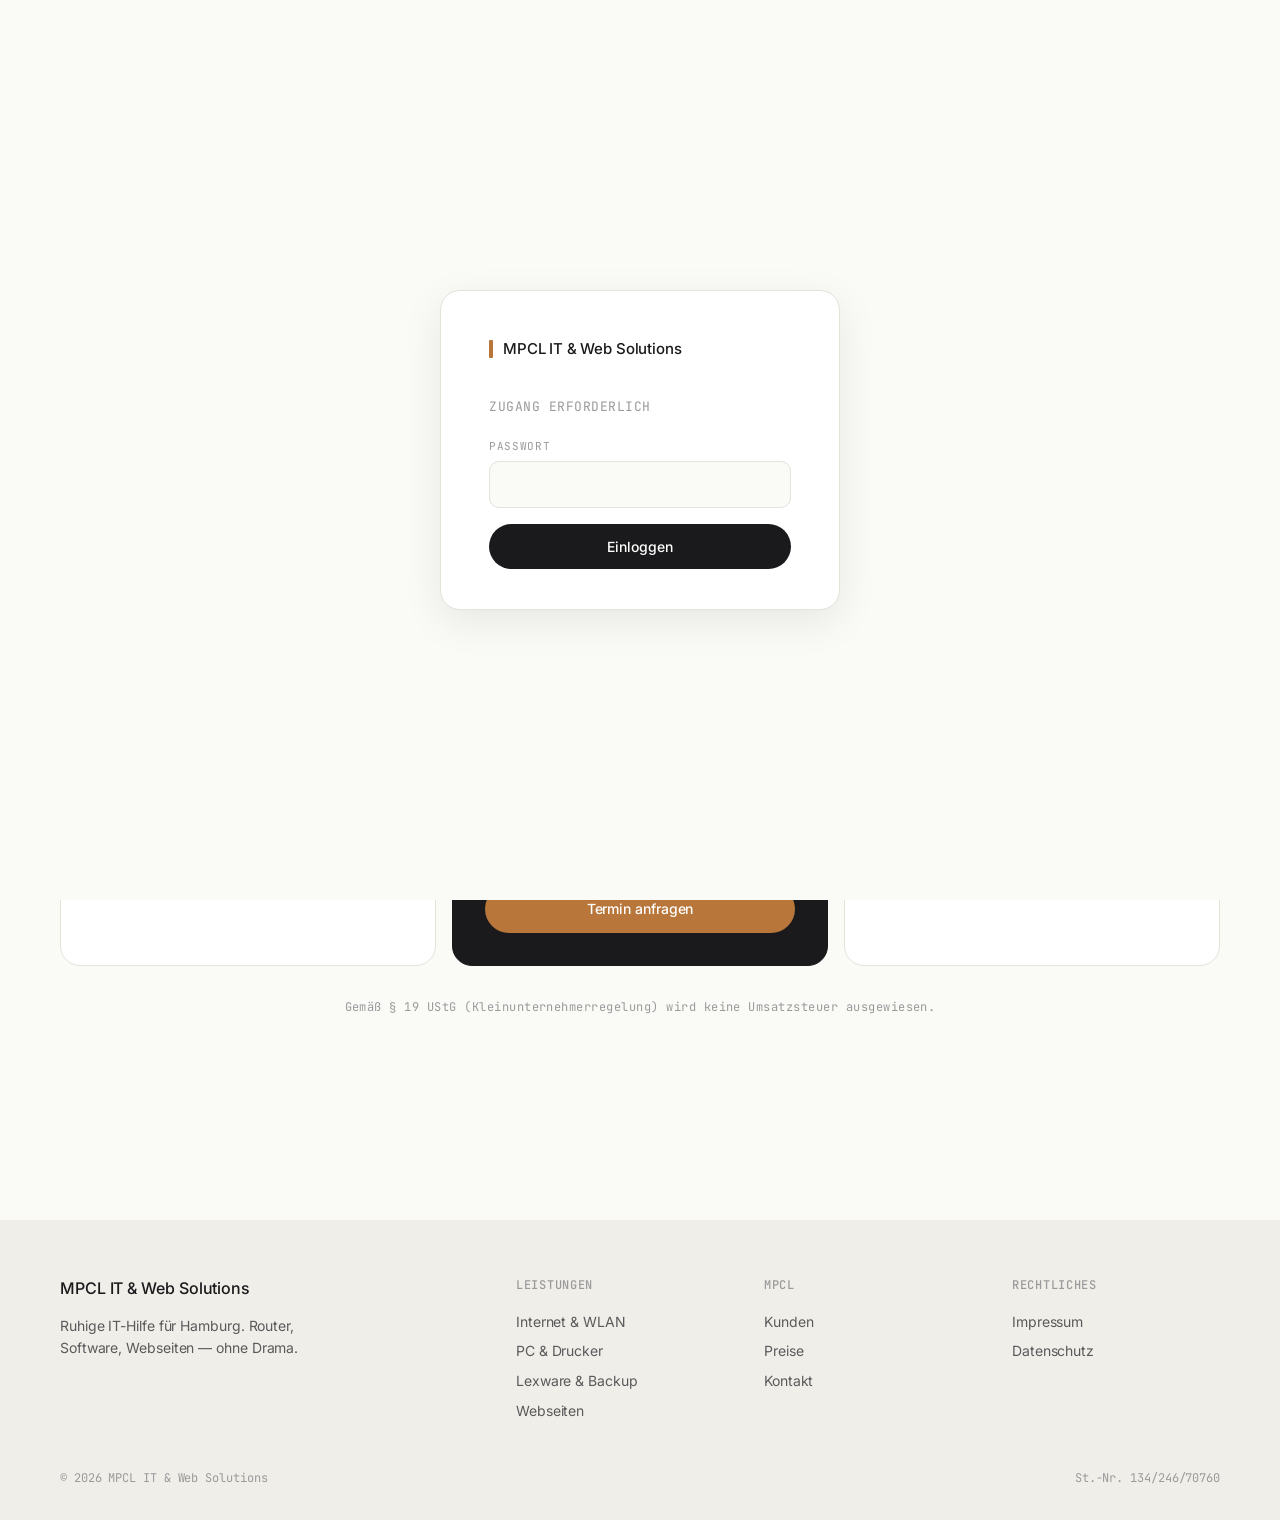
<file: preise.html>
<!doctype html>
<html lang="de">
<head>
  <meta charset="utf-8">
  <meta name="viewport" content="width=device-width, initial-scale=1">
  <title>Preise — MPCL IT &amp; Web Solutions</title>
  <meta name="description" content="Transparente Preise für IT-Service in Hamburg. Einzeltermin, Monatspauschale oder Webprojekt.">
  <meta name="theme-color" content="#FAFAF7">
  <link rel="canonical" href="https://mpcl.agency/preise">
  <link rel="icon" type="image/svg+xml" href="data:image/svg+xml,<svg xmlns='http://www.w3.org/2000/svg' viewBox='0 0 4 12'><rect width='4' height='12' rx='1' fill='%23B8763A'/></svg>">
  <link rel="preconnect" href="https://fonts.googleapis.com">
  <link rel="preconnect" href="https://fonts.gstatic.com" crossorigin>
  <link rel="stylesheet" href="https://fonts.googleapis.com/css2?family=Inter:wght@400;500;600;700&amp;family=JetBrains+Mono:wght@400;500;600&amp;family=Fraunces:opsz,wght@9..144,400;9..144,500;9..144,600&amp;display=swap">
  <link rel="stylesheet" href="shared.css">
  <link rel="stylesheet" href="world-hybrid.css">
</head>
<body>
<script src="gate.js"></script>

<div id="world-hybrid">

  <!-- ========== HEADER ========== -->
  <header class="hb-header">
    <div class="hb-header__inner">
      <a class="hb-brand" href="index.html">
        <div class="hb-brand__mark"></div>
        <img class="hb-brand__logo" src="assets/mpcl-logo.svg" alt="MPCL" width="32" height="18">
      </a>
      <nav class="hb-nav">
        <a href="leistungen.html" data-i18n="nav.services">Leistungen</a>
        <a href="index.html#hb-process" data-i18n="nav.process">Vorgehen</a>
        <a href="preise.html" data-i18n="nav.pricing">Preise</a>
        <a href="index.html#hb-case" data-i18n="nav.case">Kunden</a>
        <a href="kontakt.html" data-i18n="nav.contact">Kontakt</a>
      </nav>
      <div class="hb-header__right">
        <span class="hb-status">
          <span class="hb-status__dot"></span>
          <span data-i18n="status.available">verfügbar · Mi 09:30</span>
        </span>
        <div class="lang-toggle">
          <button data-lang="de" aria-current="true">DE</button>
          <span class="sep">/</span>
          <button data-lang="en">EN</button>
        </div>
        <a href="kontakt.html" class="hb-btn hb-btn--primary" style="padding:10px 18px; font-size:13px;" data-i18n="hero.cn.cta1">Termin</a>
      </div>
    </div>
  </header>

  <!-- ========== PRICING ========== -->
  <section class="hb-section" id="hb-pricing" style="padding-top: 140px;">
    <div class="hb-section__head">
      <div>
        <div class="hb-section__num"><span class="ac">03</span> / <span data-i18n="pricing.cn.eyebrow">Preise</span></div>
        <h2 data-i18n="pricing.cn.title">Drei Wege, mit mir zu arbeiten.</h2>
      </div>
      <p class="hb-section__intro" data-i18n="pricing.cn.intro">
        Transparente Preise, 14 Tage Zahlungsziel, saubere Rechnung
        mit Zeitnachweis. Keine Mindestlaufzeit bei der Pauschale.
      </p>
    </div>
    <div class="hb-pricing">
      <article class="hb-tier">
        <div class="hb-tier__name" data-i18n="pricing.t1.name">Einzeltermin</div>
        <h3 data-i18n="pricing.t1.title">Einmalig vor Ort</h3>
        <div class="hb-tier__sub" data-i18n="pricing.t1.sub">Wenn etwas dringend ist</div>
        <div class="hb-tier__amount">20<sub>€/Std.</sub></div>
        <ul>
          <li data-i18n="pricing.t1.f1">Hausbesuch in Hamburg</li>
          <li data-i18n="pricing.t1.f2">Min. 1 Std. · 15-Min-Takt</li>
          <li data-i18n="pricing.t1.f3">Saubere Rechnung</li>
          <li data-i18n="pricing.t1.f4">14 Tage Zahlungsziel</li>
        </ul>
        <a href="kontakt.html" class="hb-tier__cta" data-i18n="pricing.cta">Termin anfragen</a>
      </article>
      <article class="hb-tier hb-tier--feature">
        <div class="hb-tier__name" data-i18n="pricing.t2.name">Empfohlen</div>
        <h3 data-i18n="pricing.t2.title">Monatspauschale</h3>
        <div class="hb-tier__sub" data-i18n="pricing.t2.sub">Für kleine Unternehmen</div>
        <div class="hb-tier__amount">60<sub>€/Monat</sub></div>
        <ul>
          <li data-i18n="pricing.t2.f1">3 Std. inkludiert</li>
          <li data-i18n="pricing.t2.f2">Lexware-Sicherung</li>
          <li data-i18n="pricing.t2.f3">Server- &amp; Router-Check</li>
          <li data-i18n="pricing.t2.f4">Telefon-Hotline werktags</li>
          <li data-i18n="pricing.t2.f5">Monatlicher Bericht</li>
        </ul>
        <a href="kontakt.html" class="hb-tier__cta" data-i18n="pricing.cta">Termin anfragen</a>
      </article>
      <article class="hb-tier">
        <div class="hb-tier__name" data-i18n="pricing.t3.name">Webprojekt</div>
        <h3 data-i18n="pricing.t3.title">Webseite bauen</h3>
        <div class="hb-tier__sub" data-i18n="pricing.t3.sub">Pauschal nach Aufwand</div>
        <div class="hb-tier__amount">800<sub>€ ab</sub></div>
        <ul>
          <li data-i18n="pricing.t3.f1">Konzept &amp; Design</li>
          <li data-i18n="pricing.t3.f2">Bis 6 Unterseiten</li>
          <li data-i18n="pricing.t3.f3">DSGVO-konform</li>
          <li data-i18n="pricing.t3.f4">Einweisung &amp; Pflegevertrag</li>
        </ul>
        <a href="kontakt.html" class="hb-tier__cta" data-i18n="pricing.cta">Termin anfragen</a>
      </article>
    </div>
    <p style="font-family:var(--mpcl-font-mono); font-size:12px; color:var(--hb-text-3); margin-top:32px; text-align:center; letter-spacing:0.04em;" data-i18n="pricing.note">
      // Gemäß § 19 UStG (Kleinunternehmerregelung) wird keine Umsatzsteuer ausgewiesen.
    </p>
  </section>

  <!-- ========== FOOTER ========== -->
  <footer class="hb-footer">
    <div class="hb-footer__inner">
      <div>
        <div class="hb-footer__brand">MPCL IT &amp; Web Solutions</div>
        <p class="hb-footer__sub" data-i18n="footer.tagline">
          Ruhige IT-Hilfe für Hamburg. Router, Software, Webseiten — ohne Drama.
        </p>
      </div>
      <div>
        <h5 data-i18n="footer.h.work">Leistungen</h5>
        <ul>
          <li><a href="leistungen.html" data-i18n="footer.work.1">Internet &amp; WLAN</a></li>
          <li><a href="leistungen.html" data-i18n="footer.work.2">PC &amp; Drucker</a></li>
          <li><a href="leistungen.html" data-i18n="footer.work.3">Lexware</a></li>
          <li><a href="leistungen.html" data-i18n="footer.work.4">Webseiten</a></li>
        </ul>
      </div>
      <div>
        <h5 data-i18n="footer.h.about">MPCL</h5>
        <ul>
          <li><a href="index.html#hb-case" data-i18n="footer.about.2">Kunden</a></li>
          <li><a href="preise.html" data-i18n="footer.about.3">Preise</a></li>
          <li><a href="kontakt.html" data-i18n="footer.about.4">Kontakt</a></li>
        </ul>
      </div>
      <div>
        <h5 data-i18n="footer.h.legal">Rechtliches</h5>
        <ul>
          <li><a href="impressum.html" data-i18n="footer.legal.1">Impressum</a></li>
          <li><a href="datenschutz.html" data-i18n="footer.legal.2">Datenschutz</a></li>
        </ul>
      </div>
    </div>
    <div class="hb-footer__bottom">
      <span>&copy; 2026 MPCL IT &amp; Web Solutions</span>
      <span>St.-Nr. 134/246/70760</span>
    </div>
  </footer>

</div>

<script src="i18n.js"></script>
<script src="app.js"></script>
</body>
</html>
</file>
<file: shared.css>
/* ============================================================
   MPCL Website — Shared base
   Imports tokens, sets up world switcher + lang toggle styles
   ============================================================ */

@import url('colors_and_type.css');

* { box-sizing: border-box; }
html, body { margin: 0; padding: 0; }
body {
  font-family: var(--mpcl-font-sans);
  color: var(--mpcl-ink-900);
  -webkit-font-smoothing: antialiased;
  text-rendering: optimizeLegibility;
}

/* ---------- World switcher (top of page) ---------- */
.mpcl-world-switch {
  position: fixed;
  top: 16px;
  left: 50%;
  transform: translateX(-50%);
  z-index: 9999;
  display: flex;
  gap: 4px;
  padding: 4px;
  background: rgba(255,255,255,0.92);
  backdrop-filter: blur(12px);
  border: 1px solid rgba(14,15,17,0.08);
  border-radius: 999px;
  box-shadow: 0 4px 20px rgba(14,15,17,0.08);
  font-family: var(--mpcl-font-mono);
  font-size: 11px;
  letter-spacing: 0.06em;
  text-transform: uppercase;
}
.mpcl-world-switch button {
  background: transparent;
  border: 0;
  padding: 8px 14px;
  border-radius: 999px;
  cursor: pointer;
  color: var(--mpcl-ink-500);
  font: inherit;
  text-transform: inherit;
  letter-spacing: inherit;
  transition: all 0.18s ease;
}
.mpcl-world-switch button:hover { color: var(--mpcl-ink-900); }
.mpcl-world-switch button[aria-current="true"] {
  background: var(--mpcl-ink-900);
  color: var(--mpcl-paper-50);
}

/* ---------- Lang toggle (per world) ---------- */
.lang-toggle {
  display: inline-flex;
  gap: 0;
  font-family: var(--mpcl-font-mono);
  font-size: 11px;
  letter-spacing: 0.08em;
}
.lang-toggle button {
  background: transparent;
  border: 0;
  padding: 4px 8px;
  cursor: pointer;
  color: inherit;
  opacity: 0.4;
  font: inherit;
  letter-spacing: inherit;
}
.lang-toggle button[aria-current="true"] { opacity: 1; }
.lang-toggle .sep { opacity: 0.3; padding: 4px 0; }

/* ---------- World containers ---------- */
.world { display: none; }
.world.active { display: block; }
</file>
<file: world-hybrid.css>
/* ============================================================
   World 4 — Hybrid
   Concierge base (light, rounded, generous) +
   Terminal accents (mono details, cursor, status pulse, ASCII).
   The clean confident gallery. With nerd whispers.
   ============================================================ */

#world-hybrid {
  background: #FAFAF7;
  color: #1A1A1C;
  font-family: var(--mpcl-font-sans);
  font-size: 17px;
  line-height: 1.55;
  --hb-bg: #FAFAF7;
  --hb-bg-2: #FFFFFF;
  --hb-bg-soft: #F0EEE8;
  --hb-line: #E5E2DA;
  --hb-line-soft: #ECEAE2;
  --hb-text: #1A1A1C;
  --hb-text-2: #5A5A5C;
  --hb-text-3: #9A9A9C;
  --hb-accent: #B8763A;
  --hb-accent-soft: #F4ECDD;
  --hb-ok: #4CA37D;
  letter-spacing: -0.005em;
}

/* ---------- HEADER ---------- */
.hb-header {
  position: sticky; top: 0; z-index: 100;
  background: rgba(250, 250, 247, 0.85);
  backdrop-filter: blur(20px);
  border-bottom: 1px solid var(--hb-line-soft);
}
.hb-header__inner {
  max-width: 1240px;
  margin: 0 auto;
  padding: 18px 40px;
  display: flex;
  align-items: center;
  gap: 32px;
}
.hb-brand {
  display: flex; align-items: center; gap: 10px;
  text-decoration: none; color: inherit;
}
.hb-brand__logo { height: 18px; }
.hb-brand__mark {
  width: 4px; height: 12px;
  background: var(--hb-accent);
  border-radius: 1px;
}
.hb-nav {
  display: flex; gap: 32px;
  margin-left: auto;
  font-size: 14px;
  font-weight: 500;
}
.hb-nav a {
  color: var(--hb-text-2);
  text-decoration: none;
  transition: color 0.2s ease;
}
.hb-nav a:hover { color: var(--hb-text); }
.hb-header__right {
  display: flex; align-items: center; gap: 20px;
}

/* the verfügbar pulse */
.hb-status {
  display: inline-flex; align-items: center; gap: 8px;
  font-family: var(--mpcl-font-mono);
  font-size: 12px;
  color: var(--hb-text-2);
  letter-spacing: 0.02em;
  padding: 6px 12px;
  background: var(--hb-bg-2);
  border: 1px solid var(--hb-line);
  border-radius: 999px;
}
.hb-status__dot {
  width: 7px; height: 7px; border-radius: 50%;
  background: var(--hb-ok);
  box-shadow: 0 0 0 0 rgba(76,163,125,0.6);
  animation: hb-pulse 2s ease-out infinite;
  flex-shrink: 0;
}
@keyframes hb-pulse {
  0% { box-shadow: 0 0 0 0 rgba(76,163,125,0.5); }
  70% { box-shadow: 0 0 0 8px rgba(76,163,125,0); }
  100% { box-shadow: 0 0 0 0 rgba(76,163,125,0); }
}

.hb-header__right .lang-toggle {
  color: var(--hb-text-2);
  font-family: var(--mpcl-font-mono);
  font-size: 12px;
  font-weight: 500;
}

/* ---------- BUTTONS ---------- */
.hb-btn {
  display: inline-flex; align-items: center; gap: 10px;
  padding: 14px 24px;
  border: 0;
  cursor: pointer;
  font: inherit;
  font-size: 14px;
  font-weight: 500;
  text-decoration: none;
  border-radius: 999px;
  transition: all 0.25s cubic-bezier(0.16, 1, 0.3, 1);
  letter-spacing: -0.005em;
}
.hb-btn--primary {
  background: var(--hb-text);
  color: var(--hb-bg-2);
}
.hb-btn--primary:hover {
  background: var(--hb-accent);
  transform: translateY(-1px);
}
.hb-btn--ghost {
  background: transparent;
  color: var(--hb-text);
  padding: 14px 12px;
}
.hb-btn--ghost::after {
  content: "→";
  font-family: var(--mpcl-font-mono);
  transition: transform 0.25s ease;
}
.hb-btn--ghost:hover { color: var(--hb-accent); }
.hb-btn--ghost:hover::after { transform: translateX(6px); }
.hb-btn .key {
  font-family: var(--mpcl-font-mono);
  font-size: 11px;
  padding: 2px 6px;
  border-radius: 4px;
  background: rgba(255,255,255,0.15);
  letter-spacing: 0.02em;
}

/* ---------- HERO (Terminal-style on light) ---------- */
.hb-hero {
  max-width: 1240px;
  margin: 0 auto;
  padding: 96px 40px 80px;
}
.hb-prompt {
  display: inline-flex; align-items: center; gap: 10px;
  font-family: var(--mpcl-font-mono);
  font-size: 13px;
  color: var(--hb-text-3);
  margin-bottom: 32px;
  padding: 8px 14px;
  background: var(--hb-bg-2);
  border: 1px solid var(--hb-line);
  border-radius: 999px;
}
.hb-prompt::before { content: "$"; color: var(--hb-accent); font-weight: 600; }
.hb-prompt strong { color: var(--hb-text); font-weight: 500; }

.hb-hero h1 {
  font-family: var(--mpcl-font-sans);
  font-size: clamp(48px, 7vw, 96px);
  line-height: 1.0;
  letter-spacing: -0.04em;
  font-weight: 500;
  margin: 0 0 28px;
  color: var(--hb-text);
  max-width: 18ch;
}
.hb-hero h1 .accent { color: var(--hb-accent); font-style: italic; font-family: var(--mpcl-font-serif, 'Fraunces', Georgia, serif); }
.hb-hero h1 .cursor {
  display: inline-block;
  width: 0.08em;
  height: 0.85em;
  background: var(--hb-accent);
  vertical-align: -0.06em;
  margin-left: 0.08em;
  animation: hb-blink 1.05s steps(2) infinite;
  border-radius: 1px;
}
@keyframes hb-blink { 50% { opacity: 0; } }

.hb-hero__lede {
  font-size: 22px;
  line-height: 1.5;
  color: var(--hb-text-2);
  max-width: 56ch;
  margin: 0 0 40px;
  font-weight: 400;
}
.hb-hero__cta {
  display: flex; gap: 12px; align-items: center; flex-wrap: wrap;
  margin-bottom: 64px;
}

/* ASCII diagram on hero — light version */
.hb-hero__diagram {
  background: var(--hb-bg-2);
  border: 1px solid var(--hb-line);
  border-radius: 16px;
  padding: 28px 32px;
  font-family: var(--mpcl-font-mono);
  font-size: 13px;
  line-height: 1.7;
  color: var(--hb-text-3);
  white-space: pre;
  overflow-x: auto;
}
.hb-hero__diagram .label {
  font-size: 11px;
  letter-spacing: 0.1em;
  text-transform: uppercase;
  color: var(--hb-text-3);
  margin-bottom: 12px;
  display: block;
}
.hb-hero__diagram .ok { color: var(--hb-ok); }
.hb-hero__diagram .warn { color: var(--hb-accent); }
.hb-hero__diagram .you { color: var(--hb-text); font-weight: 600; }

/* ---------- SECTIONS ---------- */
.hb-section {
  max-width: 1240px;
  margin: 0 auto;
  padding: 96px 40px;
}
.hb-section--soft { background: var(--hb-bg-soft); max-width: none; padding: 0; }
.hb-section--soft > .hb-section__inner {
  max-width: 1240px;
  margin: 0 auto;
  padding: 96px 40px;
}
.hb-section--dark { background: #16181B; max-width: none; padding: 0; color: #E5E7EA; }
.hb-section--dark > .hb-section__inner {
  max-width: 1240px;
  margin: 0 auto;
  padding: 96px 40px;
}
.hb-section__head {
  display: grid;
  grid-template-columns: 1fr 1fr;
  gap: 80px;
  margin-bottom: 56px;
  align-items: end;
}
.hb-section__num {
  font-family: var(--mpcl-font-mono);
  font-size: 12px;
  letter-spacing: 0.1em;
  color: var(--hb-text-3);
  margin-bottom: 16px;
}
.hb-section__num .ac { color: var(--hb-accent); }
.hb-section h2 {
  font-family: var(--mpcl-font-sans);
  font-size: clamp(36px, 5vw, 64px);
  line-height: 1.05;
  letter-spacing: -0.03em;
  font-weight: 500;
  margin: 0;
  color: var(--hb-text);
  max-width: 18ch;
}
.hb-section--dark h2 { color: #FAFAF7; }
.hb-section__intro {
  font-size: 19px;
  line-height: 1.55;
  color: var(--hb-text-2);
  margin: 0;
}
.hb-section--dark .hb-section__intro { color: #A8ADB3; }

/* ---------- SERVICES ---------- */
.hb-services {
  display: grid;
  grid-template-columns: repeat(2, 1fr);
  gap: 20px;
}
.hb-service {
  background: var(--hb-bg-2);
  border: 1px solid var(--hb-line);
  border-radius: 20px;
  padding: 32px 32px 28px;
  transition: all 0.3s cubic-bezier(0.16, 1, 0.3, 1);
  display: flex;
  flex-direction: column;
  gap: 14px;
  min-height: 240px;
}
.hb-service:hover {
  border-color: var(--hb-text);
  transform: translateY(-3px);
}
.hb-service__cmd {
  font-family: var(--mpcl-font-mono);
  font-size: 12px;
  color: var(--hb-text-3);
  letter-spacing: 0.04em;
  margin-bottom: 4px;
}
.hb-service__cmd::before { content: "› "; color: var(--hb-accent); }
.hb-service h3 {
  font-size: 22px;
  font-weight: 500;
  letter-spacing: -0.02em;
  margin: 0;
  color: var(--hb-text);
}
.hb-service p {
  color: var(--hb-text-2);
  margin: 0;
  font-size: 15px;
  line-height: 1.55;
}
.hb-service__foot {
  margin-top: auto;
  padding-top: 16px;
  border-top: 1px solid var(--hb-line-soft);
  display: flex;
  justify-content: space-between;
  align-items: baseline;
  font-family: var(--mpcl-font-mono);
  font-size: 12px;
  color: var(--hb-text-3);
}
.hb-service__price {
  color: var(--hb-text);
  font-weight: 600;
  font-variant-numeric: tabular-nums;
}

/* ---------- PROCESS (terminal block, dark on dark section) ---------- */
.hb-process {
  background: #0F1114;
  border: 1px solid #2A2D31;
  border-radius: 16px;
  padding: 32px 36px;
  font-family: var(--mpcl-font-mono);
  font-size: 14px;
  line-height: 2;
  color: #A8ADB3;
  white-space: pre;
  overflow-x: auto;
}
.hb-process .num { color: var(--hb-accent); }
.hb-process .step { color: #E5E7EA; }
.hb-process .ok { color: var(--hb-ok); }
.hb-process .desc { color: #6B7177; }

/* ---------- PRICING ---------- */
.hb-pricing {
  display: grid;
  grid-template-columns: repeat(3, 1fr);
  gap: 16px;
}
.hb-tier {
  background: var(--hb-bg-2);
  border: 1px solid var(--hb-line);
  border-radius: 20px;
  padding: 32px;
  position: relative;
  transition: border-color 0.3s ease;
}
.hb-tier:hover { border-color: var(--hb-text-3); }
.hb-tier--feature {
  background: var(--hb-text);
  color: var(--hb-bg-2);
  border-color: var(--hb-text);
}
.hb-tier__name {
  font-family: var(--mpcl-font-mono);
  font-size: 12px;
  letter-spacing: 0.08em;
  text-transform: uppercase;
  color: var(--hb-text-3);
  margin-bottom: 24px;
  font-weight: 500;
}
.hb-tier__name::before { content: "// "; opacity: 0.6; }
.hb-tier--feature .hb-tier__name { color: var(--hb-accent); }
.hb-tier h3 {
  font-size: 24px;
  font-weight: 500;
  letter-spacing: -0.02em;
  margin: 0 0 8px;
}
.hb-tier__sub {
  font-size: 14px;
  color: var(--hb-text-2);
  margin-bottom: 28px;
}
.hb-tier--feature .hb-tier__sub { color: rgba(255,255,255,0.6); }
.hb-tier__amount {
  font-family: var(--mpcl-font-mono);
  font-size: 52px;
  line-height: 1;
  font-weight: 500;
  letter-spacing: -0.03em;
  font-variant-numeric: tabular-nums;
  margin-bottom: 4px;
}
.hb-tier__amount sub {
  font-family: var(--mpcl-font-sans);
  font-size: 13px;
  color: var(--hb-text-2);
  font-weight: 400;
  margin-left: 8px;
  vertical-align: baseline;
  letter-spacing: 0;
}
.hb-tier--feature .hb-tier__amount sub { color: rgba(255,255,255,0.5); }
.hb-tier ul {
  list-style: none; padding: 0; margin: 32px 0 28px;
  font-size: 15px;
  display: flex;
  flex-direction: column;
  gap: 11px;
}
.hb-tier li {
  padding-left: 24px;
  position: relative;
  color: var(--hb-text-2);
}
.hb-tier--feature li { color: rgba(255,255,255,0.85); }
.hb-tier li::before {
  content: "✓";
  font-family: var(--mpcl-font-mono);
  position: absolute;
  left: 0; top: 0;
  color: var(--hb-ok);
  font-weight: 600;
}
.hb-tier--feature li::before { color: var(--hb-accent); }
.hb-tier__cta {
  display: block;
  text-align: center;
  width: 100%;
  padding: 13px;
  border-radius: 999px;
  background: var(--hb-bg-soft);
  color: var(--hb-text);
  text-decoration: none;
  font-weight: 500;
  font-size: 14px;
  transition: all 0.2s ease;
}
.hb-tier__cta:hover { background: var(--hb-text); color: var(--hb-bg-2); }
.hb-tier--feature .hb-tier__cta { background: var(--hb-accent); color: var(--hb-bg-2); }
.hb-tier--feature .hb-tier__cta:hover { background: #C97F2A; }

/* ---------- CASE ---------- */
.hb-case {
  display: grid;
  grid-template-columns: 1fr 1fr;
  gap: 64px;
  align-items: center;
}
.hb-case__terminal {
  background: #0F1114;
  border: 1px solid #2A2D31;
  border-radius: 14px;
  overflow: hidden;
  font-family: var(--mpcl-font-mono);
  font-size: 12px;
  box-shadow: 0 30px 60px -20px rgba(15,17,20,0.25);
}
.hb-case__bar {
  background: #181B1F;
  padding: 12px 16px;
  display: flex;
  align-items: center;
  gap: 8px;
  border-bottom: 1px solid #2A2D31;
}
.hb-case__bar::before {
  content: "";
  width: 11px; height: 11px; border-radius: 50%;
  background: #E07B91;
  box-shadow: 18px 0 0 #D8B45C, 36px 0 0 var(--hb-ok);
}
.hb-case__bar span {
  margin-left: 64px;
  color: #6B7177;
  font-size: 11px;
}
.hb-case__body {
  padding: 22px 20px;
  line-height: 1.75;
  color: #A8ADB3;
  white-space: pre-wrap;
}
.hb-case__body .prompt { color: var(--hb-accent); }
.hb-case__body .out { color: #E5E7EA; }
.hb-case__body .ok { color: var(--hb-ok); }

.hb-case__quote {
  font-family: var(--mpcl-font-sans);
  font-size: 26px;
  line-height: 1.4;
  letter-spacing: -0.02em;
  color: var(--hb-text);
  font-weight: 400;
  margin: 0 0 24px;
}
.hb-case__byline {
  font-size: 14px;
  color: var(--hb-text-2);
  margin-bottom: 32px;
}
.hb-case__byline strong { color: var(--hb-text); font-weight: 500; }
.hb-case__metrics {
  display: grid;
  grid-template-columns: repeat(3, 1fr);
  gap: 12px;
  border-top: 1px solid var(--hb-line);
  padding-top: 24px;
}
.hb-case__metric strong {
  display: block;
  font-family: var(--mpcl-font-mono);
  font-size: 30px;
  font-weight: 500;
  letter-spacing: -0.02em;
  color: var(--hb-accent);
  margin-bottom: 4px;
  font-variant-numeric: tabular-nums;
}
.hb-case__metric span {
  font-size: 12px;
  color: var(--hb-text-3);
  letter-spacing: 0.04em;
}

/* ---------- CONTACT ---------- */
.hb-contact {
  background: var(--hb-text);
  color: var(--hb-bg-2);
  border-radius: 24px;
  padding: 72px 56px;
  display: grid;
  grid-template-columns: 1fr 1fr;
  gap: 64px;
  align-items: start;
}
.hb-contact h2 {
  font-size: clamp(36px, 4.5vw, 56px);
  line-height: 1.05;
  letter-spacing: -0.03em;
  font-weight: 500;
  margin: 0 0 24px;
  color: var(--hb-bg-2);
  max-width: 14ch;
}
.hb-contact p {
  font-size: 17px;
  line-height: 1.55;
  color: rgba(255,255,255,0.7);
  margin: 0 0 32px;
}
.hb-contact__details {
  font-family: var(--mpcl-font-mono);
  font-size: 13px;
  line-height: 2;
  color: rgba(255,255,255,0.7);
}
.hb-contact__details .label { color: rgba(255,255,255,0.4); display: inline-block; min-width: 70px; }
.hb-contact__details a {
  color: var(--hb-bg-2);
  text-decoration: none;
  border-bottom: 1px solid rgba(255,255,255,0.3);
}
.hb-contact__details a:hover { border-bottom-color: var(--hb-accent); }

.hb-form {
  background: rgba(255,255,255,0.06);
  border-radius: 16px;
  padding: 28px;
  display: flex;
  flex-direction: column;
  gap: 14px;
}
.hb-field label {
  display: block;
  font-family: var(--mpcl-font-mono);
  font-size: 11px;
  letter-spacing: 0.06em;
  text-transform: uppercase;
  color: rgba(255,255,255,0.5);
  margin-bottom: 6px;
}
.hb-field input, .hb-field textarea, .hb-field select {
  width: 100%;
  background: rgba(255,255,255,0.08);
  border: 1px solid rgba(255,255,255,0.12);
  color: var(--hb-bg-2);
  padding: 13px 16px;
  font: inherit;
  font-size: 15px;
  border-radius: 10px;
}
.hb-field input::placeholder, .hb-field textarea::placeholder { color: rgba(255,255,255,0.35); }
.hb-field input:focus, .hb-field textarea:focus, .hb-field select:focus {
  outline: 0;
  border-color: var(--hb-accent);
  background: rgba(255,255,255,0.12);
}
.hb-field textarea { resize: vertical; min-height: 100px; }
.hb-form .hb-btn { justify-content: center; margin-top: 8px; }
.hb-form .hb-btn--primary {
  background: var(--hb-accent);
  color: var(--hb-bg-2);
}
.hb-form .hb-btn--primary:hover { background: #C97F2A; }
.hb-form .hb-btn--primary:disabled { opacity: .5; cursor: wait; }
.hb-form__status {
  margin-top: 12px;
  padding: 12px 16px;
  border-radius: 8px;
  font-size: .9rem;
  line-height: 1.4;
}
.hb-form__status--ok  { background: rgba(74,222,128,.12); color: #4ade80; }
.hb-form__status--err { background: rgba(248,113,113,.12); color: #f87171; }

/* ---------- FOOTER ---------- */
.hb-footer {
  background: var(--hb-bg-soft);
  margin-top: 96px;
}
.hb-footer__inner {
  max-width: 1240px;
  margin: 0 auto;
  padding: 56px 40px 32px;
  display: grid;
  grid-template-columns: 2fr 1fr 1fr 1fr;
  gap: 40px;
  font-size: 14px;
}
.hb-footer h5 {
  color: var(--hb-text-3);
  font-family: var(--mpcl-font-mono);
  font-size: 12px;
  font-weight: 500;
  margin: 0 0 16px;
  letter-spacing: 0.06em;
  text-transform: uppercase;
}
.hb-footer ul { list-style: none; padding: 0; margin: 0; display: flex; flex-direction: column; gap: 8px; }
.hb-footer a { color: var(--hb-text-2); text-decoration: none; }
.hb-footer a:hover { color: var(--hb-accent); }
.hb-footer__brand {
  font-size: 16px;
  color: var(--hb-text);
  font-weight: 500;
  margin-bottom: 12px;
}
.hb-footer__sub { color: var(--hb-text-2); max-width: 32ch; line-height: 1.55; }
.hb-footer__bottom {
  max-width: 1240px;
  margin: 0 auto;
  padding: 16px 40px 32px;
  display: flex;
  justify-content: space-between;
  font-family: var(--mpcl-font-mono);
  font-size: 12px;
  color: var(--hb-text-3);
}
</file>
